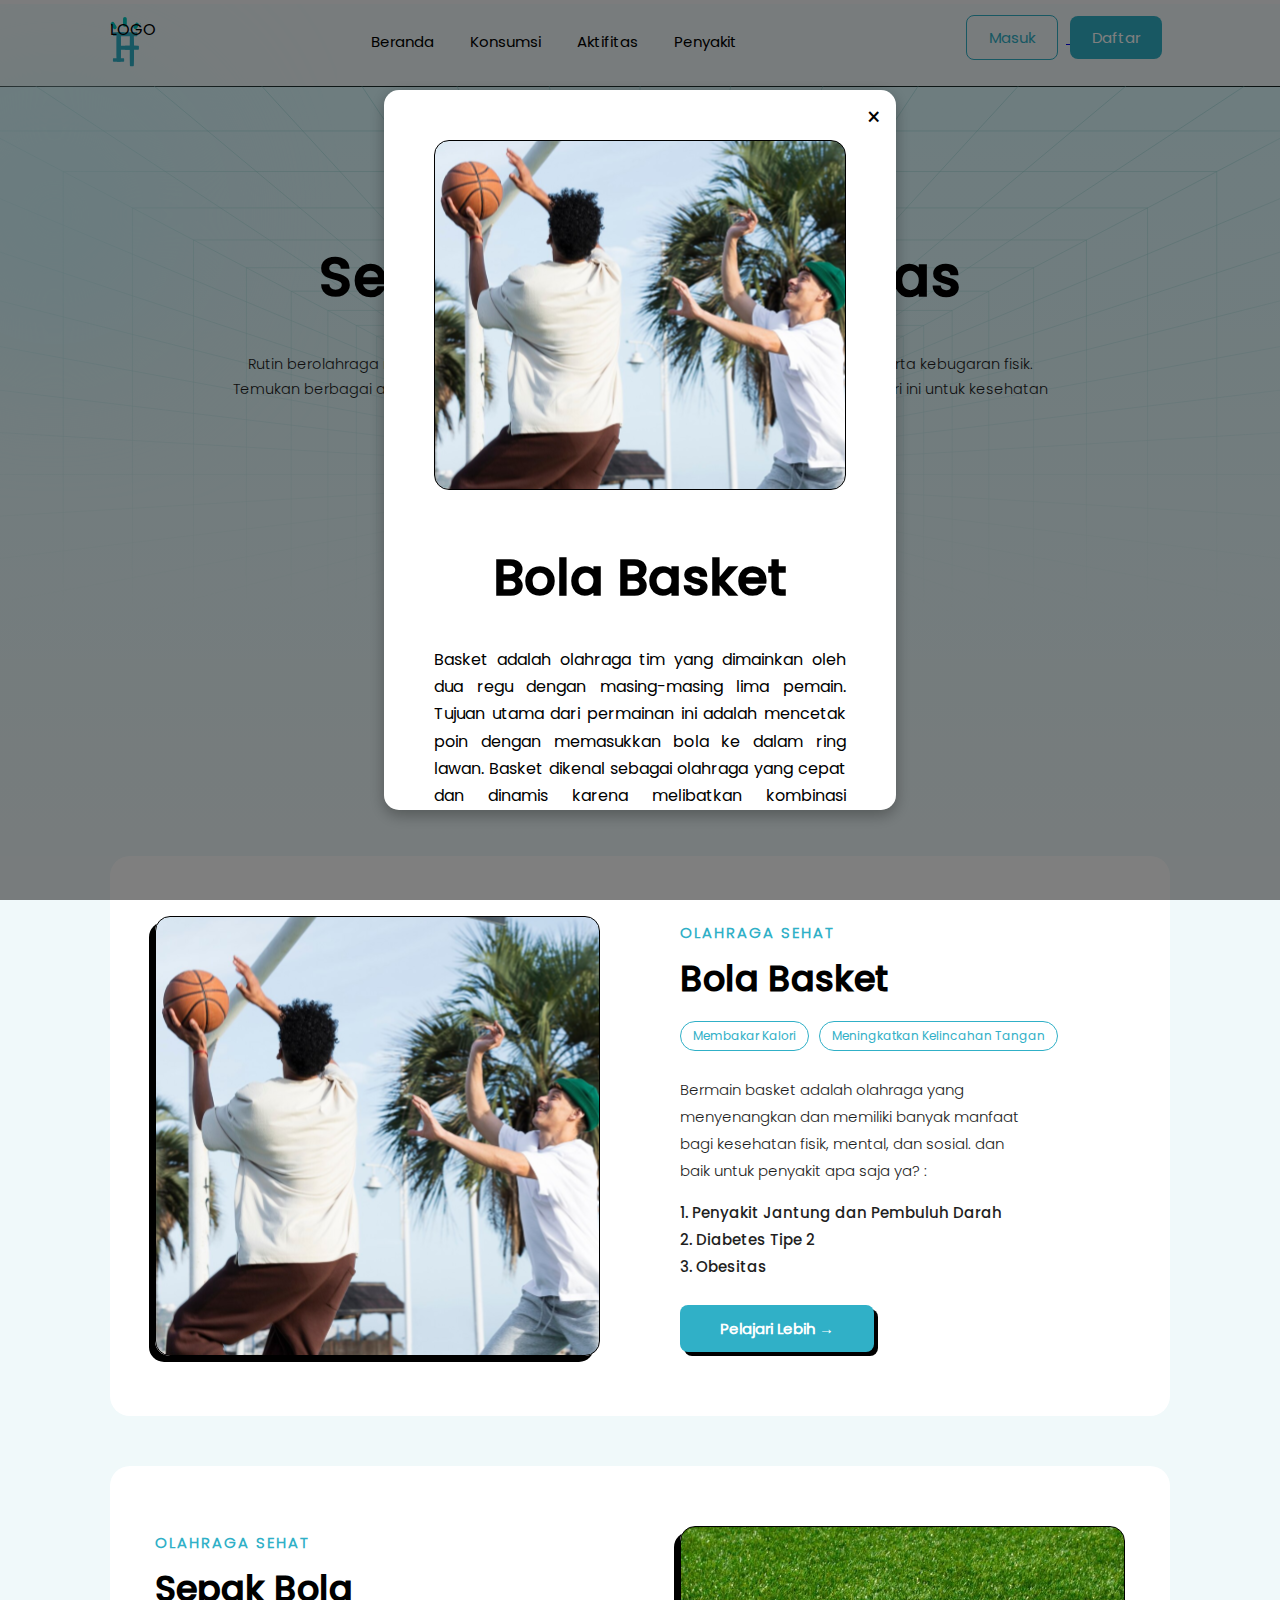
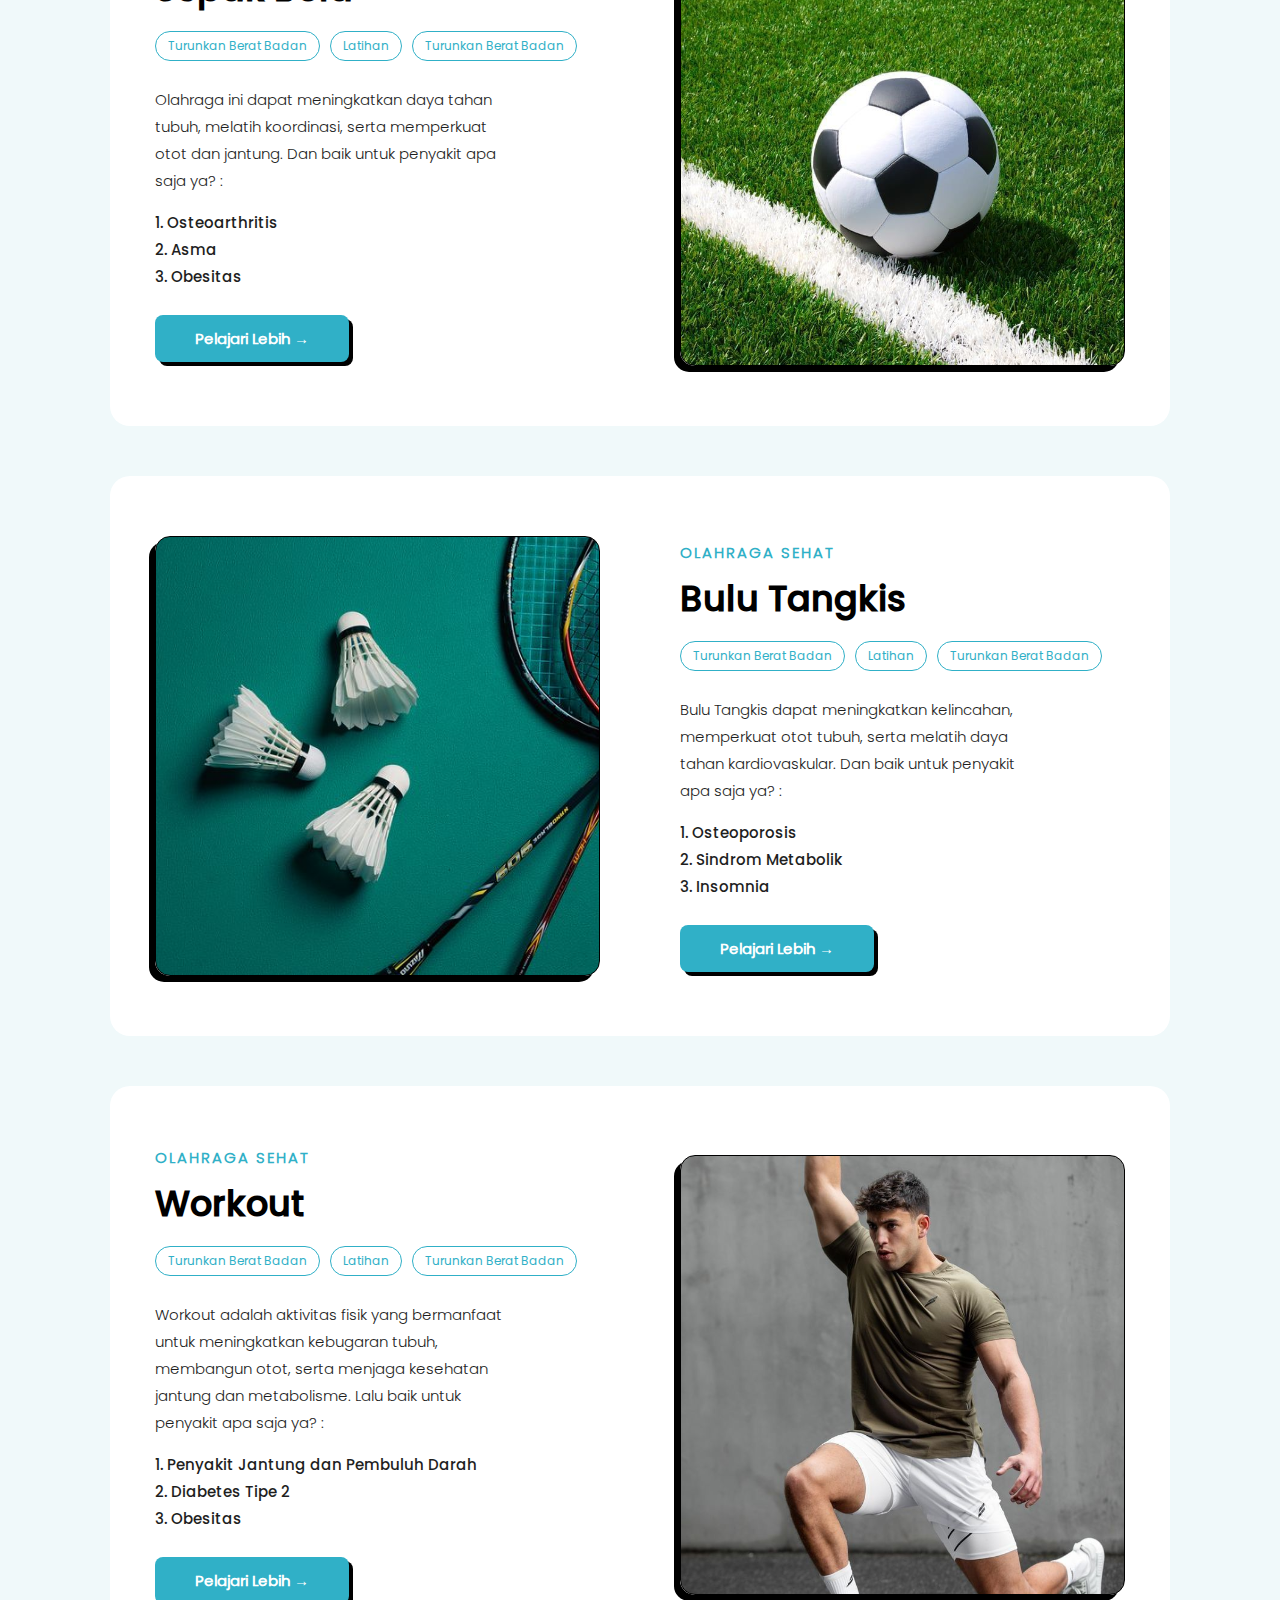
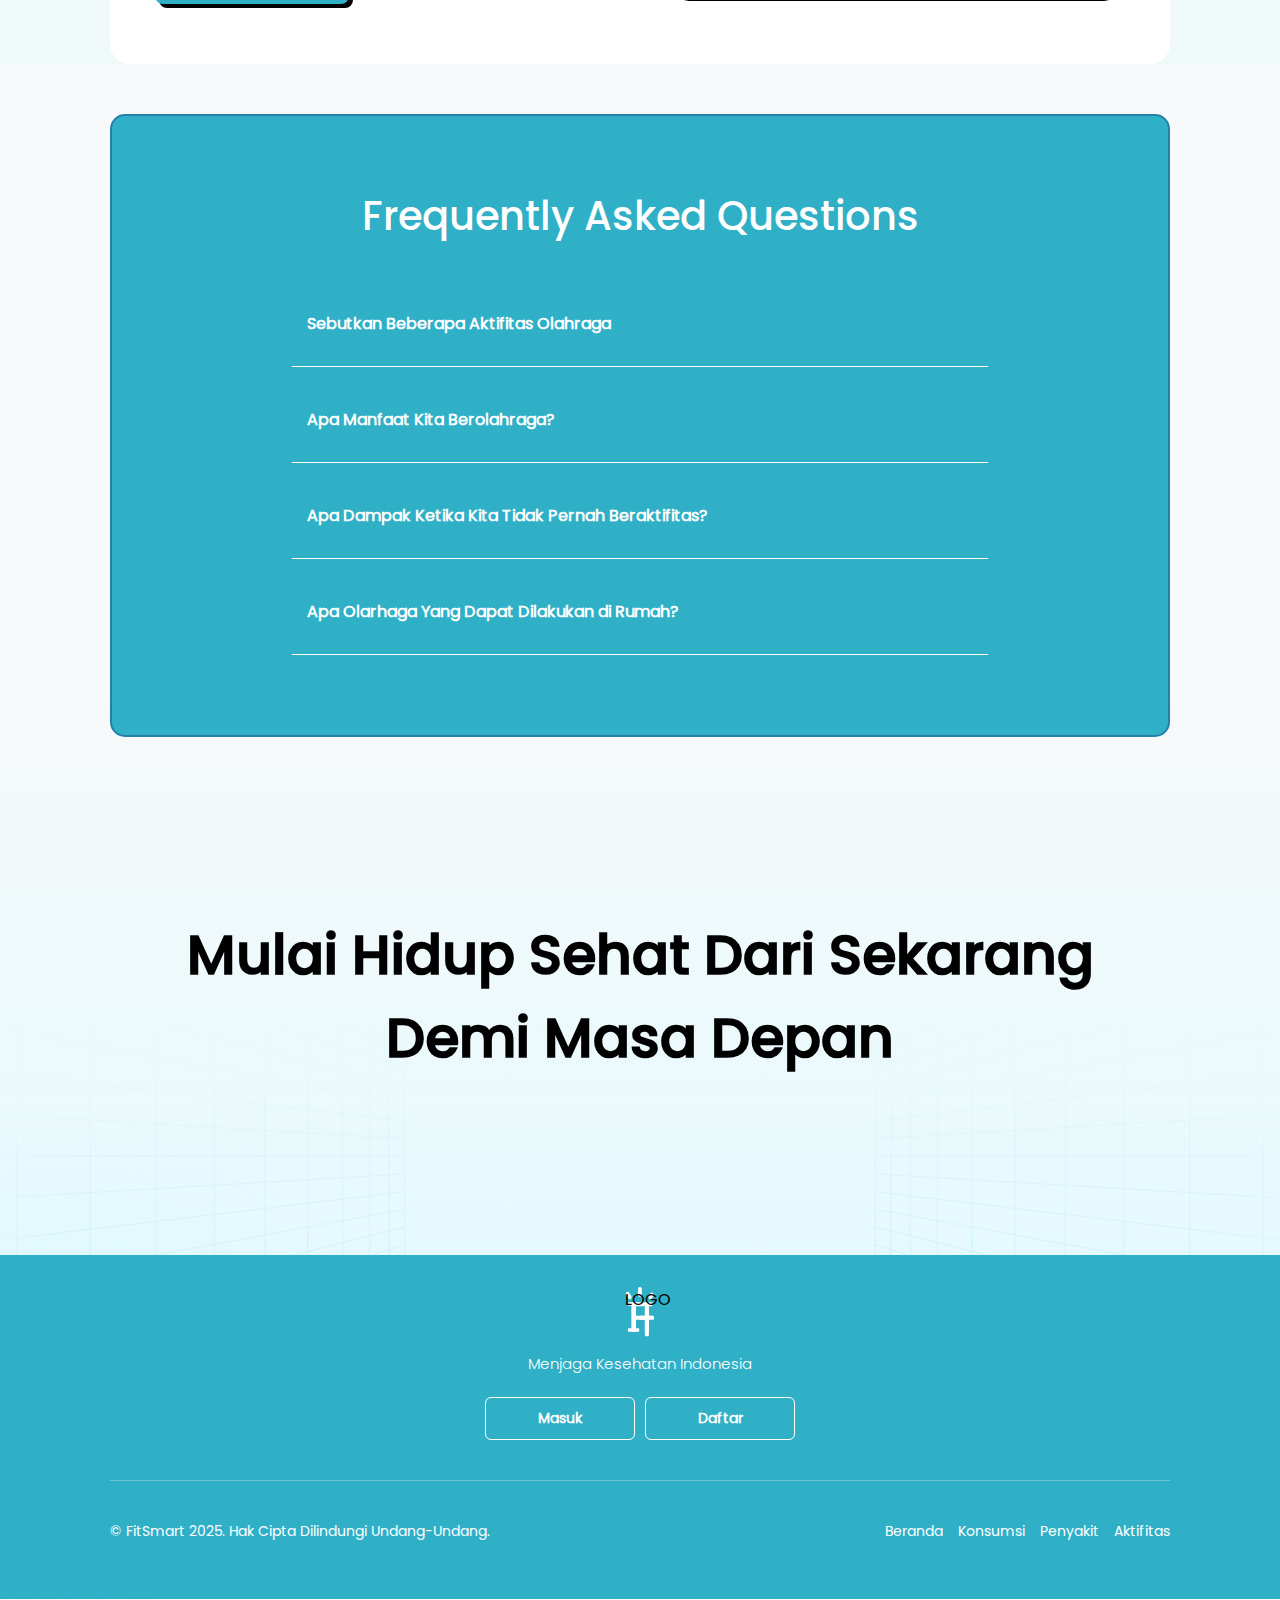
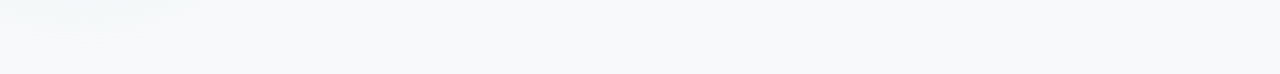
<file: Pages/aktifitas.html>
<!DOCTYPE html>
<html lang="en">
<head>
    <meta charset="UTF-8">
    <meta name="viewport" content="width=device-width, initial-scale=1.0">
    <title>Aktifitas | FitSmart</title>
    <link rel="stylesheet" href="../Style/aktifitas.css">
    <link rel="stylesheet" href="https://cdnjs.cloudflare.com/ajax/libs/font-awesome/6.4.2/css/all.min.css">
</head>
<body>
    <nav class="navbar">
        <div class="logo">LOGO</div>
        <ul class="nav-links">
            <li><a href="index.html">Beranda</a></li>
            <li><a href="konsumsi.html">Konsumsi</a></li>
            <li><a href="aktifitas.html">Aktifitas</a></li>
            <li><a href="penyakit.html">Penyakit</a></li>
        </ul>
        <div class="toggle-btn">
            <i class="fa-solid fa-bars" style="font-size: 23px;"></i>
        </div>
        <div class="auth-buttons">
            <a href="login.html">
                <button type="button" class="btn-masuk">Masuk</button>
            </a>
            <a href="register.html">
                <button type="button" class="btn-daftar">Daftar</button>
            </a>
        </div>
        <ul class="dropdown-menu">
            <li><a href="#">Beranda</a></li>
            <li><a href="#">Konsumsi</a></li>
            <li><a href="#">Aktifitas</a></li>
            <li><a href="#">Penyakit</a></li>
            <li class="button2"><a href="#">
                <button type="button" class="btn-masuk">Masuk</button>
                <button type="button" class="btn-daftar">Daftar</button>
            </a></li>
        </ul>
        <script>
            const toggleBtn = document.querySelector('.toggle-btn');
            const toggleBtnIcon = document.querySelector('.toggle-btn i'); // Ikon di dalamnya
            const dropDownMenu = document.querySelector('.dropdown-menu');

            toggleBtn.addEventListener("click", function () {
                // Toggle class "open" untuk menampilkan atau menyembunyikan dropdown
                dropDownMenu.classList.toggle('open');

                // Deklarasikan isOpen dalam fungsi ini agar tidak undefined
                let isOpen = dropDownMenu.classList.contains('open');

                // Ganti ikon FontAwesome
                toggleBtnIcon.className = isOpen
                    ? 'fa-solid fa-xmark'
                    : 'fa-solid fa-bars';
            });
        </script>
    </nav>

    <section class="hero">
        <div class="hero-content">
            <h2 class="tag-text">MENJAGA KESEHATAN UNTUK HIDUP LEBIH BAIK</h2>
            <p style="position: absolute; font-size: 55px; margin-top: -5rem;" class="emote">🚴🏻‍♂️</p>
            <p style="position: absolute; font-size: 55px; margin-top: 9rem; margin-left: 45rem;" class="emote">🏋🏻‍♂️</p>
            <h1 class="judul-text1">Sehat Dengan Aktifitas</h1>
            <p class="deskripsi">Rutin berolahraga menjaga tubuh tetap bugar dan sehat, meningkatkan daya tahan serta kebugaran fisik. Temukan berbagai aktivitas yang cocok untuk gaya hidup sehatmu! Mulai langkah kecil hari ini untuk kesehatan yang lebih baik! </p>
            
            <div class="buttons">
                <a href="#aktifitas">
                <button class="primary-btn">Pelajari Lebih →</button>
                </a>
            </div>
        </div>

        <div class="hero-image">
        </div>
    </section>

    <section class="aktifitas" id="aktifitas">
        <div class="blog-aktifitas1">
            <div class="gambar-aktifitas1"></div>
            <div class="text-aktifitas">
                <h2>OLAHRAGA SEHAT</h2>
                <h1>Bola Basket</h1>
                <div class="tags">
                    <div class="tag">Membakar Kalori</div>
                    <div class="tag">Meningkatkan Kelincahan Tangan</div>
                </div>
                <div class="paragraf">
                    <p>Bermain basket adalah olahraga yang menyenangkan dan memiliki banyak manfaat bagi kesehatan fisik, mental, dan sosial. dan baik untuk penyakit apa saja ya? :</p>
                    <p style="font-family: 'Poppins-Medium'; margin-top: 15px;">1. Penyakit Jantung dan Pembuluh Darah <br>
                    2. Diabetes Tipe 2 <br>
                    3. Obesitas</p>
                </div>
                <button class="primary-btn-aktifitas" onclick="openPopup()">Pelajari Lebih →</button>
            </div>
            <div id="popup" class="popup">
                <div class="popup-content">
                    <span class="close-btn" onclick="closePopup()">&times;</span>
                    <div class="popup_highlight1"></div>
                    <h2>Bola Basket</h2>
                    <p>Basket adalah olahraga tim yang dimainkan oleh dua regu dengan masing-masing lima pemain. Tujuan utama dari permainan ini adalah mencetak poin dengan memasukkan bola ke dalam ring lawan. Basket dikenal sebagai olahraga yang cepat dan dinamis karena melibatkan kombinasi keterampilan seperti dribbling, passing, shooting, dan bertahan. <br> <br>

                        Olahraga ini tidak hanya menyenangkan tetapi juga memberikan banyak manfaat bagi kesehatan fisik dan mental. Bermain basket secara rutin dapat membantu meningkatkan daya tahan tubuh, memperkuat otot, serta melatih koordinasi dan keseimbangan. Selain itu, basket juga memiliki peran dalam meningkatkan kemampuan sosial dan kerja sama tim, karena membutuhkan komunikasi yang baik antar pemain. <br> <br>

                        Manfaat Bermain Basket <br> <br>
                        Meningkatkan Kesehatan Jantung – Gerakan aktif dalam basket membantu meningkatkan sirkulasi darah dan menjaga kesehatan jantung. <br> <br>
                        Melatih Keseimbangan dan Koordinasi – Dribbling dan shooting memerlukan kontrol tubuh yang baik, sehingga meningkatkan keseimbangan dan koordinasi motorik. <br> <br>
                        Membantu Menurunkan Berat Badan – Aktivitas yang intens dalam permainan basket membakar banyak kalori dan membantu menjaga berat badan ideal. <br> <br>
                        Basket juga merupakan olahraga yang dapat dimainkan di berbagai tingkat keahlian, dari pemula hingga profesional. Selain itu, banyak turnamen dan kompetisi yang dapat diikuti untuk mengasah kemampuan serta mempererat persahabatan di antara para pemain.
                        </p>
                </div>
            </div>

            <script>
                // Function to open popup
                function openPopup() {
                    document.getElementById("popup").style.display = "flex";
                }

                // Function to close popup
                function closePopup() {
                    document.getElementById("popup").style.display = "none";
                }
            </script>
        </div>
        <div class="blog-aktifitas2">
            <div class="text-aktifitas">
                <h2>OLAHRAGA SEHAT</h2>
                <h1>Sepak Bola</h1>
                <div class="tags">
                    <div class="tag">Turunkan Berat Badan</div>
                    <div class="tag">Latihan</div>
                    <div class="tag">Turunkan Berat Badan</div>
                </div>
                <div class="paragraf">
                    <p>Olahraga ini dapat meningkatkan daya tahan tubuh, melatih koordinasi, serta memperkuat otot dan jantung. Dan baik untuk penyakit apa saja ya? :</p>
                    <p style="font-family: 'Poppins-Medium'; margin-top: 15px;">1. Osteoarthritis <br>
                    2. Asma <br>
                    3. Obesitas</p>
                </div>
                <button class="primary-btn-aktifitas">Pelajari Lebih →</button>
            </div>
            
            <div class="gambar-aktifitas2"></div>
        </div>
        <div class="blog-aktifitas1">
            <div class="gambar-aktifitas3"></div>
            <div class="text-aktifitas">
                <h2>OLAHRAGA SEHAT</h2>
                <h1>Bulu Tangkis</h1>
                <div class="tags">
                    <div class="tag">Turunkan Berat Badan</div>
                    <div class="tag">Latihan</div>
                    <div class="tag">Turunkan Berat Badan</div>
                </div>
                <div class="paragraf">
                    <p>Bulu Tangkis dapat meningkatkan kelincahan, memperkuat otot tubuh, serta melatih daya tahan kardiovaskular. Dan baik untuk penyakit apa saja ya? :</p>
                    <p style="font-family: 'Poppins-Medium'; margin-top: 15px;">1. Osteoporosis <br>
                    2. Sindrom Metabolik  <br>
                    3. Insomnia</p>
                </div>
                <button class="primary-btn-aktifitas">Pelajari Lebih →</button>
            </div>
        </div>
        <div class="blog-aktifitas2">
            <div class="text-aktifitas">
                <h2>OLAHRAGA SEHAT</h2>
                <h1>Workout</h1>
                <div class="tags">
                    <div class="tag">Turunkan Berat Badan</div>
                    <div class="tag">Latihan</div>
                    <div class="tag">Turunkan Berat Badan</div>
                </div>
                <div class="paragraf">
                    <p>Workout adalah aktivitas fisik yang bermanfaat untuk meningkatkan kebugaran tubuh, membangun otot, serta menjaga kesehatan jantung dan metabolisme. Lalu baik untuk penyakit apa saja ya? :</p>
                    <p style="font-family: 'Poppins-Medium'; margin-top: 15px;">1. Penyakit Jantung dan Pembuluh Darah <br>
                    2. Diabetes Tipe 2 <br>
                    3. Obesitas</p>
                </div>
                <button class="primary-btn-aktifitas">Pelajari Lebih →</button>
            </div>
            <div class="gambar-aktifitas4"></div>
        </div>
    </section>


    <section class="qna">
        <div class="container-5">
            <div class="title">Frequently Asked Questions</div>
            <div class="tab">
                <input type="radio" name="acc" id="acc-1">
                <label for="acc-1">
                    <h3>Sebutkan Beberapa Aktifitas Olahraga</h3>
                </label>
                <div class="content-pertanyaan">
                    <p>Lorem ipsum dolor, sit amet consectetur adipisicing elit. Optio recusandae eum ducimus error esse molestiae eos nobis veritatis maxime sequi!</p>
                </div>
            </div>
            <div class="tab">
                <input type="radio" name="acc" id="acc-2">
                <label for="acc-2">
                    <h3>Apa Manfaat Kita Berolahraga?</h3>
                </label>
                <div class="content-pertanyaan">
                    <p>Lorem ipsum dolor sit amet consectetur adipisicing elit. Officiis a, sunt similique tempora cupiditate dignissimos blanditiis officia odio quas provident?</p>
                </div>
            </div>
            <div class="tab">
                <input type="radio" name="acc" id="acc-3">
                <label for="acc-3">
                    <h3>Apa Dampak Ketika Kita Tidak Pernah Beraktifitas?</h3>
                </label>
                <div class="content-pertanyaan">
                    <p>Lorem, ipsum dolor sit amet consectetur adipisicing elit. Neque ea libero officiis ducimus quis nam iusto quisquam aliquam repudiandae! Mollitia!</p>
                </div>
            </div>
            <div class="tab">
                <input type="radio" name="acc" id="acc-4">
                <label for="acc-4">
                    <h3>Apa Olarhaga Yang Dapat Dilakukan di Rumah?</h3>
                </label>
                <div class="content-pertanyaan">
                    <p>Lorem, ipsum dolor sit amet consectetur adipisicing elit. Deserunt ea debitis laborum officia distinctio numquam veniam suscipit iure quibusdam quia!</p>
                </div>
            </div>
        </div>
    </section>

    <img class="background-olahraga" src="../Images/background-olahraga.svg" alt="">

    <h1 class="last-title">Mulai Hidup Sehat Dari Sekarang Demi Masa Depan</h1>

    <footer>
        <div class="container-footer">
            <div class="footer-top">
                <div class="logo-footer">LOGO</div>
                <p class="desk-footer">Menjaga Kesehatan Indonesia</p>

                <div class="button-container">
                    <button type="button" class="button">Masuk</button>
                    <button type="button" class="button">Daftar</button>
                </div>
            </div>

            <hr>

            <div class="footer-bottom">
                <p>© FitSmart 2025. Hak Cipta Dilindungi Undang-Undang.</p>
                <div class="footer-links">
                    <a href="index.html">Beranda</a>
                    <a href="konsumsi.html">Konsumsi</a>
                    <a href="penyakit.html">Penyakit</a>
                    <a href="aktifitas.html">Aktifitas</a>
                </div>
            </div>
        </div>
    </footer>
</body>
</html>
</file>
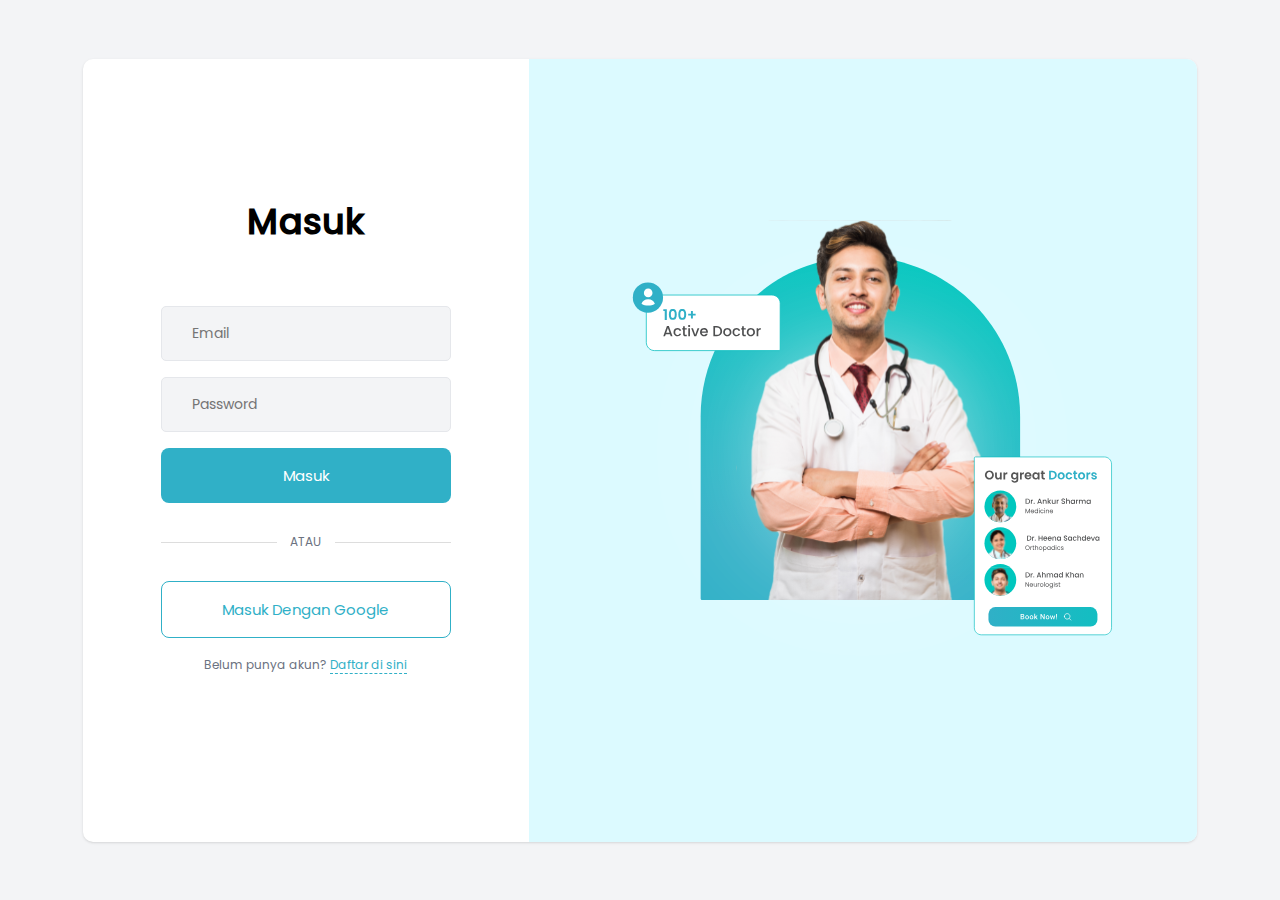
<file: Pages/login.html>
<!DOCTYPE html>
<html lang="en">
<head>
    <meta charset="UTF-8">
    <meta name="viewport" content="width=device-width, initial-scale=1.0">
    <title>Masuk | FitSmart</title>
    <link rel="stylesheet" href="../Style/login.css">
</head>
<body>
    <div class="login-container">
        <div class="login-box">
            <div class="form-container">
                <h1 class="title">Masuk</h1>
                <form class="login-form">
                    <input type="email" placeholder="Email" class="input">
                    <input type="password" placeholder="Password" class="input">
                    <a href="index.html">
                    <button type="button" class="btn-masuk">Masuk</button>
                    </a>
                </form>
                <div class="divider">ATAU</div>
                <button type="button" class="btn-google">Masuk Dengan Google</button>
                <p class="register-text">Belum punya akun? <a href="/auth/register.html">Daftar di sini</a></p>
            </div>
        </div>
        <div class="image-box">
    </div>
</body>
</html>
</file>
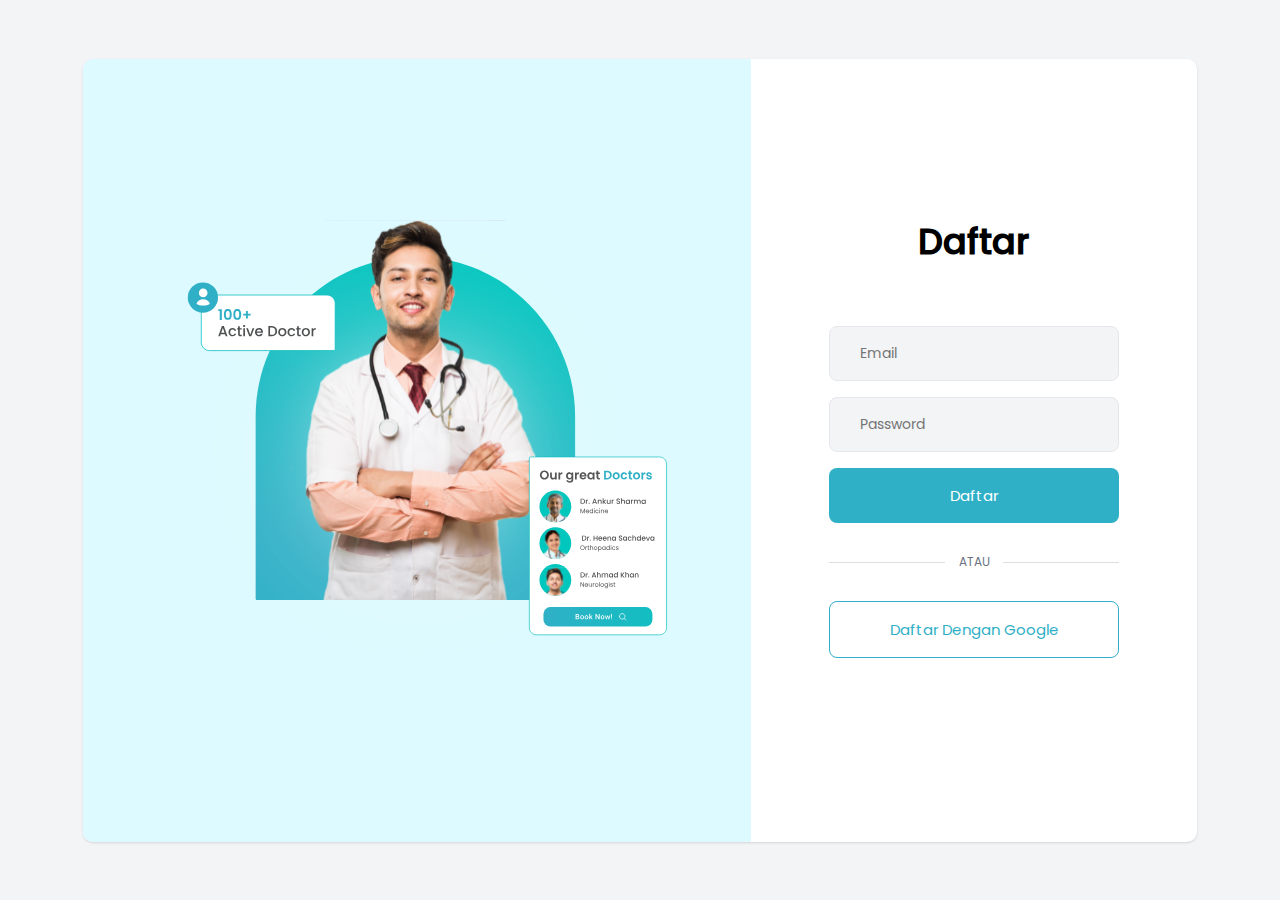
<file: Pages/register.html>
<!DOCTYPE html>
<html lang="id">
<head>
    <meta charset="UTF-8">
    <meta name="viewport" content="width=device-width, initial-scale=1.0">
    <title>Daftar | FitSmart</title>
    <link rel="stylesheet" href="../Style/register.css">
    <link rel="icon" href="../Images/logo-putih.svg">
</head>
<body>
    <div class="login-container">
        <div class="image-box"></div> <!-- Image Box dipindah ke atas -->
        <div class="login-box">
            <div class="form-container">
                <h1 class="title">Daftar</h1>
                <form class="login-form">
                    <input type="email" placeholder="Email" class="input">
                    <input type="password" placeholder="Password" class="input">
                    <a href="index.html">
                        <button type="button" class="btn-masuk">Daftar</button>
                    </a>
                </form>
                <div class="divider">ATAU</div>
                <button type="button" class="btn-google">Daftar Dengan Google</button>
            </div>
        </div>
    </div>
</body>
</html>
</file>
<file: Style/aktifitas.css>
@font-face 
{
  font-family: 'Poppins-Light';
  src: url('../Font/Poppins-Light.ttf');
}
@font-face 
{
  font-family: 'Poppins';
  src: url('../Font/Poppins-Regular.ttf');
}
@font-face 
{
  font-family: 'Poppins-Medium';
  src: url('../Font/Poppins-Medium.ttf');
}

* {
    margin: 0;
    padding: 0;
    box-sizing: border-box;
    font-family: 'Poppins';
}

body {
    background-color: #f8f9fa;
    overflow-x: hidden;
}

.navbar {
    display: flex;
    justify-content: space-between;
    align-items: center;
    padding: 15px 110px 0 110px;
}

.logo {
    width: 31px;
    height: 50px;
    background-image: url(../Images/logo.svg);
}

.nav-links {
    display: flex;
    list-style: none;
}

.nav-links li {
    margin: 0 15px;
}

.nav-links a {
    text-decoration: none;
    color: black;
    font-size: 15px;
    padding: 0 3px;
}

.toggle-btn {
    display: none;
}

.btn-masuk {
    color: #30B0C7;
    border: 1px solid #30B0C7;
    background-color: transparent;
    font-size: 15px;
    padding: 10px 22px;
    border-radius: 8px;
    cursor: pointer;
    margin-right: 8px;
    margin-bottom: 8px;
    transition: all 0.2s ease-in-out;
}

.btn-masuk:hover {
    color: white;
    background-color: #30B0C7;
}

.btn-daftar {
    color: white;
    background-color: #30B0C7;
    font-size: 15px;
    padding: 10px 22px;
    border-radius: 8px;
    border: none;
    cursor: pointer;
    margin-right: 8px;
    margin-bottom: 8px;
    outline: none;
    transition: all 0.2s ease-in-out;
}

.btn-daftar:hover {
    background-color: #2480aa;
}

.hero {
    display: flex;
    justify-content: center;
    align-items: center;
    padding: 0px 110px;
    background: url('../Images/background-hero.svg') no-repeat center;
    background-size: cover;
    height: 100vh;
    width: 100vw;
    background-color: #f0f9fa;
}

.hero-content {
    width: 58%;
    height: 100%;
    margin-top: 21rem;
}

.hero-content h2 {
    text-align: center;
    font-family: 'Poppins-Medium';
    font-stretch: extra-expanded;
    font-size: 15px;
    letter-spacing: 0.5px;
    font-weight: 400;
    color: #30B0C7;
    line-height: 70px;
    animation: fadeInUp 0.7s ease-in-out forwards;
}

.hero-content h1 {
    text-align: center;
    font-family: 'Poppins-Medium';
    font-stretch: extra-expanded;
    font-size: 60px;
    letter-spacing: 0.5px;
    font-weight: bold;
    color: #000;
    line-height: 70px;
    animation: fadeInUp 0.8s ease-in-out forwards;
}

.hero-content p {
    font-family: 'Poppins-Light';
    text-align: center;
    font-size: 15px;
    color: #1f1f1f;
    margin-top: 10px;
    line-height: 1.7;
    margin: 40px 0px;
    animation: fadeInUp 1s ease-in-out forwards;
}
.dropdown-menu{
    display: none;
}

.buttons {
    display: flex;
    justify-content: center;
    margin-top: 20px;
}

.primary-btn {
    background-color: #30B0C7;
    color: white;
    padding: 12px 20px;
    border: none;
    font-size: 15px;
    font-weight: bold;
    border-radius: 8px;
    cursor: pointer;
    margin-right: 20px;
    position: relative;
    box-shadow: 4px 4px 0px black;
    transition: all 0.2s ease-in-out;
    animation: fadeInUp 1.1s ease-in-out forwards;
}

.primary-btn:hover {
    background-color: #2480aa;
    box-shadow: none;
}

.aktifitas {
    width: 100vw;
    align-items: center;
    justify-content: center;
    padding: 0 110px;
    margin-top: -3rem;
    background-color: #f0f9fa;
}

.blog-aktifitas1, .blog-aktifitas2 {
    width: 100%;
    align-items: center;
    display: flex;
    padding: 60px 45px;
    border-radius: 20px;
    gap: 80px;
    margin-bottom: 50px;
    background-color: white;
}

.gambar-aktifitas1, .gambar-aktifitas2, .gambar-aktifitas3, .gambar-aktifitas4 {
    width: 50%;
    height: 440px;
    background-size: cover;
    background-position: center;
    border-radius: 15px;
    box-shadow: -6px 6px 0px black;
    border: 1px solid black;
    animation: fadeInUp linear;
    transition: 0.3s ease-in-out;
    animation-timeline: view();
    animation-range: entry 0% cover 30%;
}

.gambar-aktifitas1{
    background-image: url('../Images/basket.svg');
}
.gambar-aktifitas2{
    background-image: url('../Images/bola.jpg');
}
.gambar-aktifitas3{
    background-image: url('../Images/bulutangkis.jpg');
}
.gambar-aktifitas4{
    background-image: url('../Images/workout.jpg');
}

.text-aktifitas {
    width: 50%;
}

.text-aktifitas h2 {
    font-family: 'Poppins-Light';
    font-size: 15px;
    color: #30B0C7;
    letter-spacing: 2px;
    animation: fadeInUp linear;
    transition: 0.3s ease-in-out;
    animation-timeline: view();
    animation-range: entry 0% cover 20%;
}

.text-aktifitas h1 {
    font-family: 'Poppins-Medium';
    font-size: 35px;
    color: black;
    line-height: 45px;
    margin-top: 12px;
    margin-bottom: 20px;
    animation: fadeInUp linear;
    transition: 0.3s ease-in-out;
    animation-timeline: view();
    animation-range: entry 0% cover 20%;
}

.tags {
    display: flex;
    gap: 10px;
    animation: fadeInUp linear;
    transition: 0.3s ease-in-out;
    animation-timeline: view();
    animation-range: entry 0% cover 20%;
}

.tag {
    border: 1px solid #30B0C7;
    padding: 5px 12px;
    border-radius: 20px;
    font-size: 12px;
    color: #30B0C7;
    transition: 0.2s;
}

.tag:hover {
    background-color: #30B0C7;
    color: white;
}

.paragraf {
    margin: 25px 0;
}

.text-aktifitas p {
    width: 80%;
    font-family: 'Poppins-Light';
    font-size: 15px;
    color: #1f1f1f;
    line-height: 1.8;
    animation: fadeInUp linear;
    transition: 0.3s ease-in-out;
    animation-timeline: view();
    animation-range: entry 0% cover 20%;
}

.primary-btn-aktifitas {
    background-color: #30B0C7;
    color: white;
    padding: 12px 40px;
    border: none;
    font-size: 15px;
    font-weight: bold;
    border-radius: 8px;
    cursor: pointer;
    margin-right: 20px;
    position: relative;
    box-shadow: 4px 4px 0px black;
    animation: fadeInUp linear;
    transition: 0.3s ease-in-out;
    animation-timeline: view();
    animation-range: entry 0% cover 20%;
}

.primary-btn-aktifitas:hover {
    background-color: #2480aa;
    box-shadow: none;
}

.popup {
    display: none; 
    position: fixed;
    top: 0;
    left: 0;
    width: 100%;
    height: 100%;
    background: rgba(0, 0, 0, 0.5);
    display: flex;
    justify-content: center;
    align-items: center;
    z-index: 100;
}

.popup-content {
    background: white;
    padding: 50px 50px 20px 50px;
    border-radius: 15px;
    text-align: center;
    width: 40%;
    height: 90%;
    position: relative;
    max-height: 80vh; 
    overflow-y: auto;
    overflow-x: hidden; 
    box-shadow: 0px 5px 15px rgba(0, 0, 0, 0.3);
}
.popup-content h2{
    font-family: 'Poppins-Medium';
    font-size: 50px;
    background: white;
    margin-top: 50px;
    text-align: center;
}
.popup-content p{
    background: white;
    margin-top: 30px;
    text-align: center;
    line-height: 1.7;
    text-align: justify;
}

.popup_highlight1{
    background: white;
    height: 350px;
    border: 1px solid;
    border-color: black;
    width: 100%;
    border: 1px solid black;
    background-image: url('../Images/basket.svg');
    background-position: center;
    background-size: cover;
    border-radius: 15px;
}

.popup-content::-webkit-scrollbar {
    width: 0px; 
    display: none;
}

.popup-content {
    scrollbar-width: none;
}

.popup2 {
    display: none; 
    position: fixed;
    top: 0;
    left: 0;
    width: 100%;
    height: 100%;
    background: rgba(0, 0, 0, 0.5);
    display: flex;
    justify-content: center;
    align-items: center;
    z-index: 100;
}

.popup-content2 {
    background: white;
    padding: 50px 50px 20px 50px;
    border-radius: 15px;
    text-align: center;
    width: 40%;
    height: 90%;
    position: relative;
    max-height: 80vh; 
    overflow-y: auto;
    overflow-x: hidden; 
    box-shadow: 0px 5px 15px rgba(0, 0, 0, 0.3);
}
.popup-content2 h2{
    font-family: 'Poppins-Medium';
    font-size: 50px;
    background: white;
    margin-top: 50px;
    text-align: center;
}
.popup-content2 p{
    background: white;
    margin-top: 30px;
    text-align: center;
    line-height: 1.7;
    text-align: justify;
}

.popup_highlight2{
    background: white;
    height: 350px;
    border: 1px solid;
    border-color: black;
    width: 100%;
    border: 1px solid black;
    background-image: url('../Images/bola.jpg');
    background-position: center;
    background-size: cover;
    border-radius: 15px;
}

.popup-content2::-webkit-scrollbar {
    width: 0px; 
    display: none;
}

.popup-content2 {
    scrollbar-width: none;
}

.popup3 {
    display: none; 
    position: fixed;
    top: 0;
    left: 0;
    width: 100%;
    height: 100%;
    background: rgba(0, 0, 0, 0.5);
    display: flex;
    justify-content: center;
    align-items: center;
    z-index: 100;
}

.popup-content3 {
    background: white;
    padding: 50px 50px 20px 50px;
    border-radius: 15px;
    text-align: center;
    width: 40%;
    height: 90%;
    position: relative;
    max-height: 80vh; 
    overflow-y: auto;
    overflow-x: hidden; 
    box-shadow: 0px 5px 15px rgba(0, 0, 0, 0.3);
}
.popup-content3 h2{
    font-family: 'Poppins-Medium';
    font-size: 50px;
    background: white;
    margin-top: 50px;
    text-align: center;
}
.popup-content3 p{
    background: white;
    margin-top: 30px;
    text-align: center;
    line-height: 1.7;
    text-align: justify;
}

.popup_highlight3{
    background: white;
    height: 350px;
    border: 1px solid;
    border-color: black;
    width: 100%;
    border: 1px solid black;
    background-image: url('../Images/bulutangkis.jpg');
    background-position: center;
    background-size: cover;
    border-radius: 15px;
}

.popup-content3::-webkit-scrollbar {
    width: 0px; 
    display: none;
}

.popup-content3 {
    scrollbar-width: none;
}

.popup4 {
    display: none; 
    position: fixed;
    top: 0;
    left: 0;
    width: 100%;
    height: 100%;
    background: rgba(0, 0, 0, 0.5);
    display: flex;
    justify-content: center;
    align-items: center;
    z-index: 100;
}

.popup-content4 {
    background: white;
    padding: 50px 50px 20px 50px;
    border-radius: 15px;
    text-align: center;
    width: 40%;
    height: 90%;
    position: relative;
    max-height: 80vh; 
    overflow-y: auto;
    overflow-x: hidden; 
    box-shadow: 0px 5px 15px rgba(0, 0, 0, 0.3);
}
.popup-content4 h2{
    font-family: 'Poppins-Medium';
    font-size: 50px;
    background: white;
    margin-top: 50px;
    text-align: center;
}
.popup-content4 p{
    background: white;
    margin-top: 30px;
    text-align: center;
    line-height: 1.7;
    text-align: justify;
}

.popup_highlight4{
    background: white;
    height: 350px;
    border: 1px solid;
    border-color: black;
    width: 100%;
    border: 1px solid black;
    background-image: url('../Images/workout.jpg');
    background-position: center;
    background-size: cover;
    border-radius: 15px;
}

.popup-content4::-webkit-scrollbar {
    width: 0px; 
    display: none;
}

.popup-content4 {
    scrollbar-width: none;
}

.close-btn {
    position: absolute;
    top: 10px;
    right: 15px;
    font-size: 24px;
    cursor: pointer;
}


.qna {
    width: 100vw;
    padding: 0px 110px;
}

.container-5 {
    width: 100%;
    margin: 0 auto;
    background-color: #30B0C7;
    border: 2px solid #2480aa;
    border-radius: 15px;
    padding: 70px 180px;
}
.title {
    font-family: 'Poppins-Medium';
    text-align: center;
    color: white;
    font-size: 40px;
    margin-bottom: 35px;
    animation: fadeInUp linear;
    transition: 0.3s ease-in-out;
    animation-timeline: view();
    animation-range: entry 0% cover 20%;
}
.tab {
    margin-bottom: 10px;
    border-bottom: 1px solid white;
    animation: fadeInUp linear;
    transition: 0.3s ease-in-out;
    animation-timeline: view();
    animation-range: entry 0% cover 20%;
}
.tab input {
    display: none;
}
.tab label {
    display: flex;
    justify-content: space-between;
    align-items: center;
    padding: 30px 15px;
    cursor: pointer;
    border-radius: 5px;
}

.tab h3 {
    margin: 0;
    color: white;
    font-size: 16px;
}
.content-pertanyaan {
    font-family: 'Poppins-Light';
    display: none;
    padding-left: 15px;
    color: rgba(255, 255, 255, 0.936);
    font-size: 15px;
    margin-bottom: 15px;
}
.tab input:checked + label + .content-pertanyaan {
    display: block;
}

.background-olahraga {
    width: 100%;
    position: absolute;
    z-index: -1;
    margin-top: -25rem;
}

.last-title {
    width: 70%;
    justify-content: center;
    font-family: 'Poppins-Medium';
    font-size: 60px;
    text-align: center;
    margin: 11rem auto;
}


.footer {
    width: 100%;
    height: 20px;
    align-items: center;
    padding: 0px 110px;   
    margin-top: 10rem;
    background-color: black;
}

.toggle-btn{
    position: absolute;
    top: 30px;
    right: 30px;
    width: 40px;
    cursor: pointer;
    display: none;
}

footer {
    width: 100%;
    background-color: #30B0C7;
}

.container-footer {
    padding: 32px 110px 32px 110px;
}

.footer-top {
    display: flex;
    flex-direction: column;
    align-items: center;
    text-align: center;
}

.logo-footer {
    width: 31px;
    height: 50px;
    background-image: url(../Images/logo-putih.svg);
}

.desk-footer {
    font-family: 'Poppins-Light';
    max-width: 448px;
    margin: 0 auto;
    margin-top: 15px;
    color: white;
    font-size: 15px;
}

.button-container {
    display: flex;
    align-items: center;
    gap: 10px;
    margin-top: 22px;
}

.button-container a {
    text-decoration: none;
}

.button {
    background-color: transparent;
    display: flex;
    align-items: center;
    justify-content: center;
    width: 150px;
    padding: 10px;
    font-size: 14px;
    font-weight: bold;
    color: white;
    border: 1px solid white;
    border-radius: 6px;
    text-decoration: none;
    transition: 0.3s;
}

.button:hover {
    background-color: white;
    color: #30B0C7;
}

hr {
    margin: 40px 0;
    border: 0;
    border-top: 1px solid rgba(255, 255, 255, 0.3);
}

.footer-bottom {
    display: flex;
    justify-content: space-between;
    align-items: center;
    gap: 10px;
    color: white;
    font-size: 14px;
}

.footer-links {
    display: flex;
    gap: 15px;
}

.footer-links a {
    color: white;
    text-decoration: none;
    font-size: 14px;
    transition: 0.3s;
}

.footer-links a:hover {
   opacity: 0.8;
}

/* Mobile Responsive Navbar */

@media (max-width: 400px){
    body{
        overflow-x: hidden;
    }

    .toggle-btn{
        display: block;
    }
    .navbar{
        padding: 0;
    }
    .logo{
        position: absolute;
        top: 30px;
        left: 30px;
    }
    .nav-links{
        display: none;
        flex-direction: column;
        width: 100%;
        height: 70vh;
        justify-content: center;
        margin-top: -105%;
        transition: all 0.5s ease;
    }
    .dropdown-menu{
        opacity: 0;
        visibility: hidden;
        z-index: 10;
        position: absolute;
        right: 2rem;
        top: 60px;
        width: 200px;
        background-color: rgba(255, 255, 255, 5);
        list-style: none;
        text-decoration: none;
        color: inherit;
        transform: translateY(-10px);
        transition: opacity 0.5s ease, transform 0.5s ease, visibility 0.5s ease;
    }
    .dropdown-menu li{
        padding: 0.7rem;
        display: flex;
        align-items: center;
        justify-content: center;
    }

    .dropdown_menu .button2{
        width: 100%;
        display: flex;
        justify-content: center;
    } 

    .dropdown-menu li a{
        margin:  0 auto;
        justify-content: center;
        text-align: center;
        list-style: none;
        text-decoration: none;
        color: inherit;
    }

    .dropdown-menu.open {
        transform: translateY(0);
        opacity: 1;
        visibility: visible;
        height: 320px;
        border-radius: 20px;
        border: 1px solid black;
    }
    
    .auth-buttons {
        position: absolute;
        top: 65%;
        left: 51%;
        transform: translate(-50%, -50%);
        display: flex;
        flex-direction: column;
        align-items: center;
        margin-top: -170%;
        transition: all 0.5s ease;
    }
    
    .mobile-menu{
        margin-top: 0;
    }

    .nav-links li{
        margin: 30px auto;
    }

    .dropdown-menu{
        display: block;
    }
}

@media (min-width: 400px) and (max-width: 650px){
    body{
        overflow-x: hidden;
    }

    .toggle-btn{
        display: block;
    }
    .navbar{
        padding: 0;
    }
    .logo{
        position: absolute;
        top: 30px;
        left: 30px;
    }
    .nav-links{
        display: none;
        flex-direction: column;
        width: 100%;
        height: 70vh;
        justify-content: center;
        margin-top: -105%;
        transition: all 0.5s ease;
    }
    .dropdown-menu{
        opacity: 0;
        visibility: hidden;
        z-index: 10;
        position: absolute;
        right: 2rem;
        top: 60px;
        width: 200px;
        background-color: rgba(255, 255, 255, 5);
        list-style: none;
        text-decoration: none;
        color: inherit;
        transform: translateY(-10px);
        transition: opacity 0.5s ease, transform 0.5s ease, visibility 0.5s ease;
    }
    .dropdown-menu li{
        padding: 0.7rem;
        display: flex;
        align-items: center;
        justify-content: center;
    }

    .dropdown_menu .button2{
        width: 100%;
        display: flex;
        justify-content: center;
    } 

    .dropdown-menu li a{
        margin:  0 auto;
        justify-content: center;
        text-align: center;
        list-style: none;
        text-decoration: none;
        color: inherit;
    }

    .dropdown-menu.open {
        transform: translateY(0);
        opacity: 1;
        visibility: visible;
        height: 320px;
        border-radius: 20px;
        border: 1px solid black;
    }
    .auth-buttonbuttons {
        display: none;
        position: absolute;
        top: 65%;
        left: 51%;
        transform: translate(-50%, -50%);
        flex-direction: column;
        align-items: center;
        margin-top: -170%;
        transition: all 0.5s ease;
    }
    .auth-buttons {
        position: absolute;
        top: 65%;
        left: 51%;
        transform: translate(-50%, -50%);
        display: flex;
        flex-direction: column;
        align-items: center;
        margin-top: -170%;
        transition: all 0.5s ease;
    }
    
    .mobile-menu{
        margin-top: 0;
    }

    .nav-links li{
        margin: 30px auto;
    }

    .dropdown-menu{
        display: block;
    }
}

@media (min-width: 650px) and (max-width: 1000px){
    body{
        overflow-x: hidden;
    }

    .menu-bar{
        display: block;
        
    }
    .navbar{
        padding: 0;
    }
    .logo{
        position: absolute;
        top: 30px;
        left: 30px;
    }
    .toggle-btn{
        display: block;
    }
    .nav-links{
        display: none;
        flex-direction: column;
        width: 100%;
        height: 70vh;
        justify-content: center;
        margin-top: -105%;
        transition: all 0.5s ease;
    }
    .dropdown-menu{
        opacity: 0;
        visibility: hidden;
        z-index: 10;
        position: absolute;
        right: 2rem;
        top: 60px;
        width: 200px;
        background-color: rgba(255, 255, 255, 5);
        list-style: none;
        text-decoration: none;
        color: inherit;
        transform: translateY(-10px);
        transition: opacity 0.5s ease, transform 0.5s ease, visibility 0.5s ease;
    }
    .dropdown-menu li{
        padding: 0.7rem;
        display: flex;
        align-items: center;
        justify-content: center;
    }

    .dropdown_menu .button2{
        width: 100%;
        display: flex;
        justify-content: center;
    } 

    .dropdown-menu li a{
        margin:  0 auto;
        justify-content: center;
        text-align: center;
        list-style: none;
        text-decoration: none;
        color: inherit;
    }

    .dropdown-menu.open {
        transform: translateY(0);
        opacity: 1;
        visibility: visible;
        height: 320px;
        border-radius: 20px;
        border: 1px solid black;
    }
    .auth-buttons {
        position: absolute;
        top: 65%;
        left: 51%;
        transform: translate(-50%, -50%);
        display: flex;
        flex-direction: column;
        align-items: center;
        margin-top: -170%;
        transition: all 0.5s ease;
    }
    
    .mobile-menu{
        margin-top: 0;
    }

    .nav-links li{
        margin: 30px auto;
    }

    .hero-content{
        width: 90%;
    }

    .hero-content h1 {
        font-size: 50px;
        line-height: 1.3;
    }

    .hero-content p {
        font-size: 14px;
    }

    .blog-aktifitas1 {
        display: grid;
        justify-content: center;
        margin: 0 auto;
        margin-bottom: 80px;
    }
    .gambar-aktifitas1, .gambar-aktifitas2, .gambar-aktifitas3, .gambar-aktifitas4 {
        width: 100%;
    }
    .text-aktifitas {
        width: 100%;
        text-align: center;
    }
    .tags {
        align-items: center;
        justify-content: center;
    }
    .text-aktifitas p {
        width: 100%;
    }

    .blog-aktifitas2 {
        display: flex;
        flex-wrap: wrap;
        flex-direction: column-reverse;
    }

    .container-5 {
        padding: 70px ;
    }

    .title {
        font-size: 30px;
    }

}
@media (min-width: 1000px) and (max-width: 1300px){
    body{
        overflow-x: hidden;
    }

    .hero {
        margin-top: -4rem;
    }

    .hero-content {
        width: 80%;
    }

    .hero-content h1 {
        font-size: 55px;
    }
    .hero-content p {
        font-size: 14.5px;
    }

    .emote {
        display: none;
    }

    .background-olahraga {
        margin-top: -5rem;
    }

    .last-title {
        font-size: 55px;
        width: 80%;
    }
}


@keyframes fadeInUp {
    0% {
        opacity: 0;
        transform: translateY(70px);
        visibility: visible;
    }
  
    100% {
        opacity: 1;
        transform: translateY(0);
        visibility: visible;
    }
  }

  @keyframes fadeInLeft {
    0% {
        opacity: 0;
        transform: translateX(-70px);
        visibility: visible;
    }
  
    100% {
        opacity: 1;
        transform: translateX(0);
        visibility: visible;
    }
  }

  @keyframes fadeInRight {
    0% {
        opacity: 0;
        transform: translateX(70px);
        visibility: visible;
    }
  
    100% {
        opacity: 1;
        transform: translateX(0);
        visibility: visible;
    }
  }
</file>
<file: Style/login.css>
@font-face 
{
  font-family: 'Poppins-Light';
  src: url('../Font/Poppins-Light.ttf');
}
@font-face 
{
  font-family: 'Poppins';
  src: url('../Font/Poppins-Regular.ttf');
}
@font-face 
{
  font-family: 'Poppins-Medium';
  src: url('../Font/Poppins-Medium.ttf');
}

* {
    font-family: 'Poppins';
}

body {
    background-color: #f3f4f6;
    display: flex;
    justify-content: center;
    align-items: center;
    height: 100vh;
    margin: 0;
    font-family: Arial, sans-serif;
}

.login-container {
    display: flex;
    background-color: white;
    width: 87%;
    height: 87%;
    border-radius: 10px;
    --tw-shadow: 0 1px 3px 0 rgb(0 0 0 / 0.1), 0 1px 2px -1px rgb(0 0 0 / 0.1);
    --tw-shadow-colored: 0 1px 3px 0 var(--tw-shadow-color), 0 1px 2px -1px var(--tw-shadow-color);
    box-shadow: var(--tw-ring-offset-shadow, 0 0 #0000), var(--tw-ring-shadow, 0 0 #0000), var(--tw-shadow);
    overflow: hidden;
}

.login-box {
    width: 40%;
    display: flex;
    justify-content: space-evenly;
    align-items: center;
}

.form-container {
    text-align: center;
    width: 65%;
}

.highlight {
    color: #f97316;
}

.title {
    font-family: 'Poppins-Medium';
    font-size: 35px;
    font-weight: bold;
    color: black;
    margin-bottom: 50px;
    margin-top: -20px;
}

.login-form {
    display: flex;
    flex-direction: column;
    margin-top: 20px;
}

.input {
    padding: 16px 30px;
    margin: 8px 0;
    border: 1px solid #e5e7eb;
    background-color: #f3f4f6;
    border-radius: 8px;
    border-radius: 5px;
    font-size: 14px;
}

.btn-masuk {
    width: 100%;
    color: white;
    background-color: #30B0C7;
    font-size: 15px;
    padding: 16px 22px;
    border-radius: 8px;
    margin-top: 8px;
    border: none;
    cursor: pointer;
    outline: none;
    transition: all 0.2s ease-in-out;
}

.btn-masuk:hover {
    background-color: #2480aa;
}

.btn-google {
    width: 100%;
    color: #30B0C7;
    border: 1px solid #30B0C7;
    background-color: transparent;
    font-size: 15px;
    padding: 16px 22px;
    border-radius: 8px;
    cursor: pointer;
    margin-right: 8px;
    margin-bottom: 8px;
    transition: all 0.2s ease-in-out;
}

.btn-google:hover {
    color: white;
    background-color: #30B0C7;
}

.divider {
    text-align: center;
    margin: 30px 0;
    font-size: 12px;
    color: #6b7280;
    position: relative;
}

.divider::before,
.divider::after {
    content: "";
    position: absolute;
    top: 50%;
    width: 40%;
    height: 1px;
    background: #ddd;
}

.divider::before {
    left: 0;
}

.divider::after {
    right: 0;
}

.register-text {
    font-size: 12px;
    color: #6b7280;
    margin-top: 10px;
}

.register-text a {
    color: #30B0C7;
    text-decoration: none;
    border-bottom: 1px dashed #30B0C7;
}

.register-text a:hover {
    color: #4338ca;
}

.image-box {
    width: 60%;
    background-color: #DCFAFF;
    background-image: url('../Images/hero-right.svg');
    background-size: 80%;
    background-position: center;
    background-repeat: no-repeat;
    justify-content: center;
    align-items: center;
}
</file>
<file: Style/register.css>
@font-face 
{
  font-family: 'Poppins-Light';
  src: url('../Font/Poppins-Light.ttf');
}
@font-face 
{
  font-family: 'Poppins';
  src: url('../Font/Poppins-Regular.ttf');
}
@font-face 
{
  font-family: 'Poppins-Medium';
  src: url('../Font/Poppins-Medium.ttf');
}

* {
    font-family: 'Poppins';
}

body {
    background-color: #f3f4f6;
    display: flex;
    justify-content: center;
    align-items: center;
    height: 100vh;
    margin: 0;
}

.login-container {
    display: flex;
    background-color: white;
    width: 87%;
    height: 87%;
    border-radius: 10px;
    box-shadow: 0 1px 3px 0 rgb(0 0 0 / 0.1), 0 1px 2px -1px rgb(0 0 0 / 0.1);
    overflow: hidden;
}

.login-box {
    width: 40%;
    display: flex;
    justify-content: space-evenly;
    align-items: center;
}

.form-container {
    text-align: center;
    width: 65%;
}

.title {
    font-family: 'Poppins-Medium';
    font-size: 35px;
    font-weight: bold;
    color: black;
    margin-bottom: 50px;
    margin-top: -20px;
}

.login-form {
    display: flex;
    flex-direction: column;
    margin-top: 20px;
}

.input {
    padding: 16px 30px;
    margin: 8px 0;
    border: 1px solid #e5e7eb;
    background-color: #f3f4f6;
    border-radius: 8px;
    font-size: 14px;
}

.btn-masuk {
    width: 100%;
    color: white;
    background-color: #30B0C7;
    font-size: 15px;
    padding: 16px 22px;
    border-radius: 8px;
    margin-top: 8px;
    border: none;
    cursor: pointer;
    outline: none;
    transition: all 0.2s ease-in-out;
}

.btn-masuk:hover {
    background-color: #2480aa;
}

.btn-google {
    width: 100%;
    color: #30B0C7;
    border: 1px solid #30B0C7;
    background-color: transparent;
    font-size: 15px;
    padding: 16px 22px;
    border-radius: 8px;
    cursor: pointer;
    margin-right: 8px;
    margin-bottom: 8px;
    transition: all 0.2s ease-in-out;
}

.btn-google:hover {
    color: white;
    background-color: #30B0C7;
}

.divider {
    text-align: center;
    margin: 30px 0;
    font-size: 12px;
    color: #6b7280;
    position: relative;
}

.divider::before,
.divider::after {
    content: "";
    position: absolute;
    top: 50%;
    width: 40%;
    height: 1px;
    background: #ddd;
}

.divider::before {
    left: 0;
}

.divider::after {
    right: 0;
}

.register-text {
    font-size: 12px;
    color: #6b7280;
    margin-top: 10px;
}

.register-text a {
    color: #30B0C7;
    text-decoration: none;
    border-bottom: 1px dashed #30B0C7;
}

.register-text a:hover {
    color: #4338ca;
}

.image-box {
    width: 60%;
    background-color: #DCFAFF;
    background-image: url('../Images/hero-right.svg');
    background-size: 80%;
    background-position: center;
    background-repeat: no-repeat;
    display: flex;
    justify-content: center;
    align-items: center;
}
</file>
